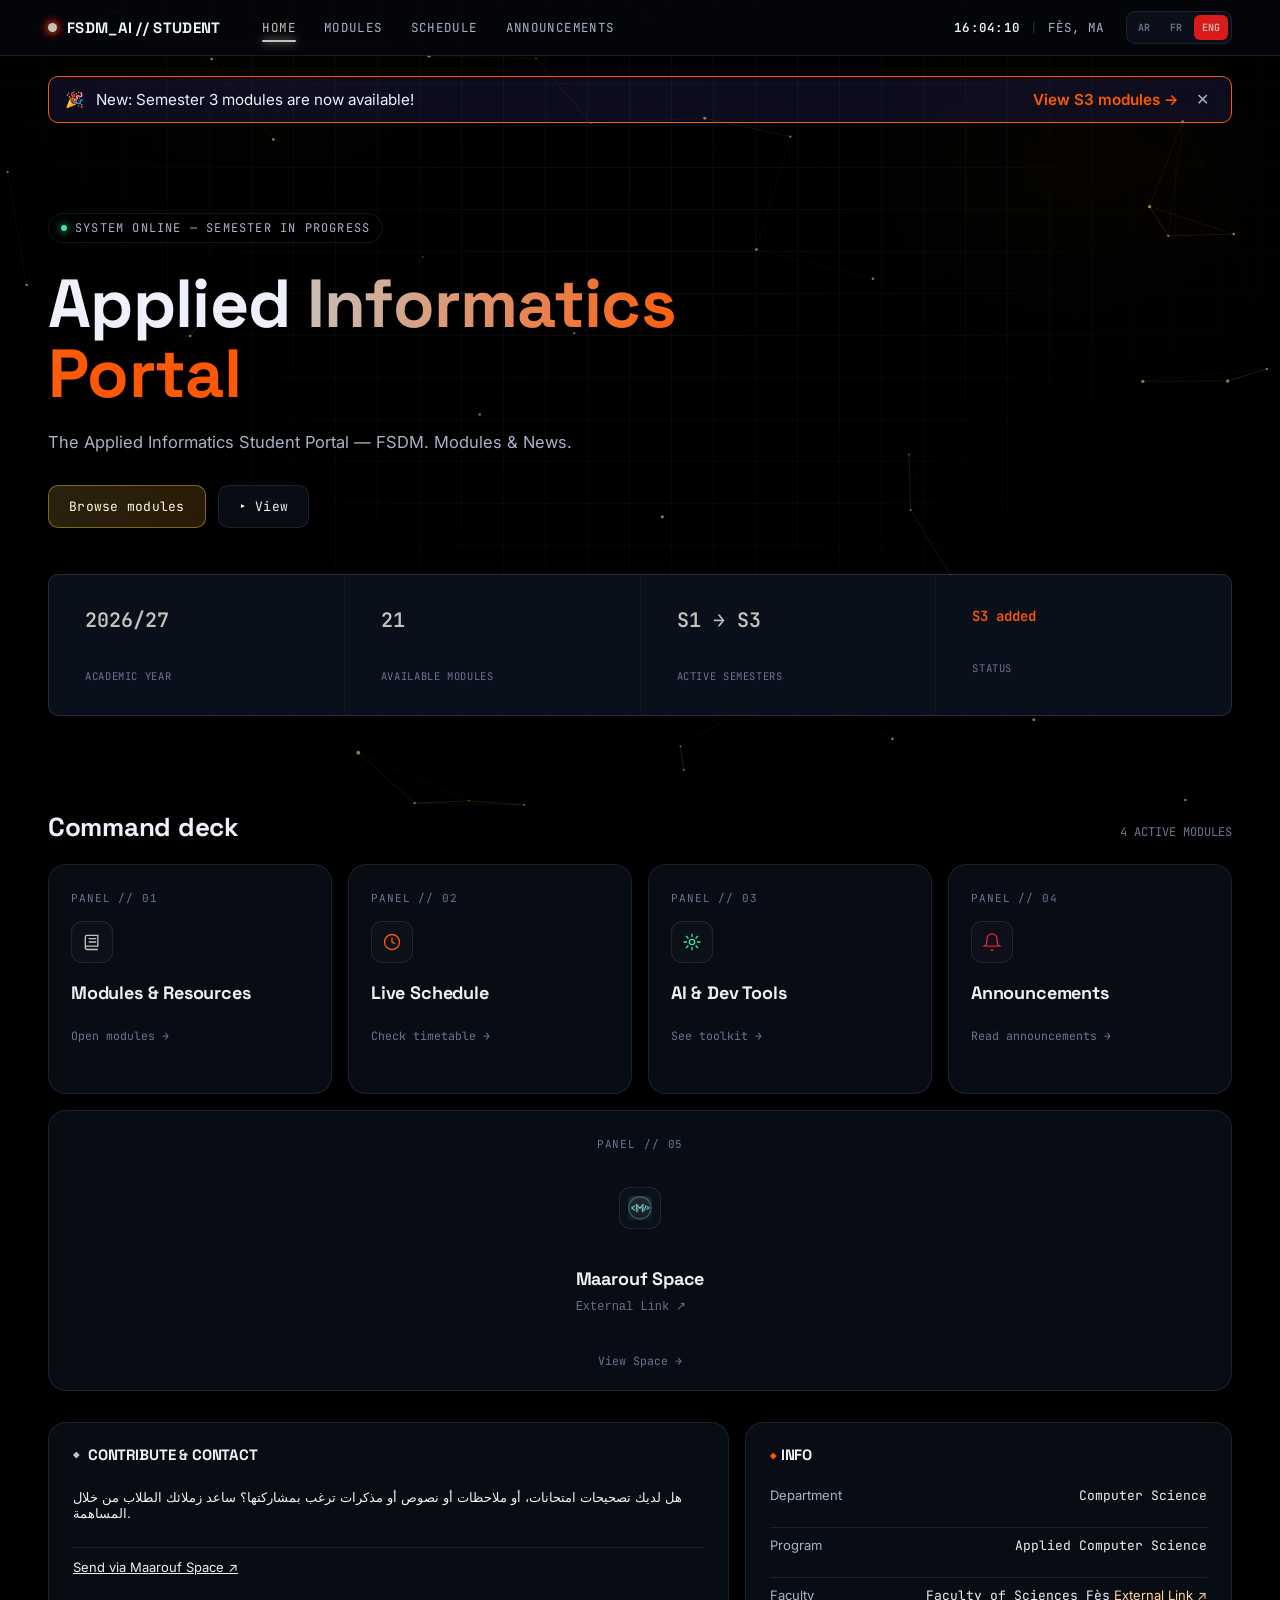
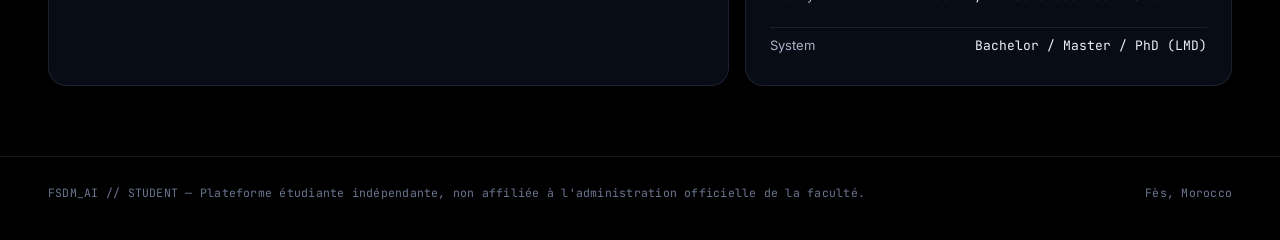
<file: index.html>
<!DOCTYPE html>
<html lang="fr">
<head>
<meta charset="UTF-8">
<meta name="viewport" content="width=device-width, initial-scale=1.0">
  
<title>FSDM IA – Étudiants MIP-IA Fès | Modules, Emploi du temps, Annonces</title>
<meta name="description" content="Portail des étudiants MIP-IA de la Faculté des Sciences Dhar El Mahraz,fsdm ai,ai fsdm, Fès : modules S1 à S3, . موقع طلبة الإعلاميات التطبيقية.">
<link rel="icon" href="data:image/svg+xml,<svg xmlns=%22http://www.w3.org/2000/svg%22 viewBox=%220 0 100 100%22><text y=%22.9em%22 font-size=%2290%22>🧠</text></svg>">
<link rel="preconnect" href="https://fonts.googleapis.com">
<link href="https://fonts.googleapis.com/css2?family=Space+Grotesk:wght@500;600;700&family=Inter:wght@400;500;600&family=JetBrains+Mono:wght@400;500;600&display=swap" rel="stylesheet">
<link rel="stylesheet" href="style.css">
  <meta name="google-site-verification" content="9HnTDW62CysKKe7_u4R4Pp57ZCAF0SHwQyf5k64Fsbw" />
</head>
<body>

<canvas id="neural-canvas" aria-hidden="true"></canvas>

<header class="hud">
  <div class="hud-inner">
    <a href="index.html" class="hud-mark"><span class="dot"></span> FSDM_AI // STUDENT</a>
    <nav class="hud-nav">
      <a href="index.html">HOME</a>
      <a href="modules.html">MODULES</a>
      <a href="schedule.html">SCHEDULE</a>
      <a href="announcements.html">ANNOUNCEMENTS</a>
    </nav>
    <div class="hud-clock"><strong id="hud-clock-time">--:--:--</strong><span class="sep">|</span>FÈS, MA</div>
    <div class="lang-switcher" aria-label="Language"><button data-lang="ar">AR</button><button data-lang="fr">FR</button><button data-lang="en">ENG</button></div>
    <button class="hud-burger" aria-label="Toggle menu">☰</button>
  </div>
</header>

<main class="wrap">

  <!-- S3 notice bar -->
  <div class="notice-bar" id="s3-notice" hidden>
    <span class="notice-icon">🎉</span>
    <span class="notice-text">New: Semester 3 modules are now available!</span>
    <a href="modules.html#s3" class="notice-link">View S3 modules →</a>
    <button type="button" class="notice-close" id="s3-notice-close" aria-label="Close">✕</button>
  </div>

  <!-- Hero Section -->
  <section class="hero">
    <span class="hero-tag"><span class="dot"></span> SYSTEM ONLINE — SEMESTER IN PROGRESS</span>
    <h1 id="hero-main-title">
      موقع <span class="grad">طلبة الإعلاميات</span><br><span class="hero-bottom-line">التطبيقية</span>
    </h1>
    <p class="lede" id="hero-subtitle">Le portail des étudiants d'Informatique Appliquée — FSDM. Modules & Actualités.</p>

    <div class="hero-actions">
      <a href="modules.html" class="btn btn-primary" id="btn-modules">Browse modules</a>
      <a href="announcements.html" class="btn">▸ View </a>
    </div>

    <div class="hero-readout">
      <div>
        <div class="val" id="live-year">2026/2027</div>
        <div class="lab" id="lab-year">Academic year</div>
      </div>
      <div>
        <div class="val">21</div>
        <div class="lab" id="lab-modules">Available modules</div>
      </div>
      <div>
        <div class="val" style="font-size: 20px;">S1 → S3</div>
        <div class="lab" id="lab-semesters">Active semesters</div>
      </div>
      <div>
        <div class="val" style="font-size: 14px; color: var(--synapse);" id="lab-s3-soon">S3 added</div>
        <div class="lab" id="lab-status">Status</div>
      </div>
    </div>
  </section>

  <div class="deck-head">
    <h2>Command deck</h2>
    <span class="idx mono">4 ACTIVE MODULES</span>
  </div>

  <div class="deck">

    <!-- PANEL 01 -->
    <a href="modules.html" class="panel deck-card tilt c-modules">
      <span class="num mono">PANEL // 01</span>
      <span class="icon-slot" aria-hidden="true">
        <svg width="20" height="20" viewBox="0 0 24 24" fill="none" stroke="currentColor" stroke-width="1.6"><path d="M4 19V6a2 2 0 0 1 2-2h13v13H6a2 2 0 0 0-2 2Zm0 0a2 2 0 0 0 2 2h13"/><path d="M8 8h9M8 12h9"/></svg>
      </span>
      <h3>Modules &amp; Resources</h3>
      <span class="go">Open modules →</span>
    </a>

    <!-- PANEL 02 -->
    <a href="schedule.html" class="panel deck-card tilt c-schedule">
      <span class="num mono">PANEL // 02</span>
      <span class="icon-slot" aria-hidden="true">
        <svg width="20" height="20" viewBox="0 0 24 24" fill="none" stroke="currentColor" stroke-width="1.6"><circle cx="12" cy="12" r="9"/><path d="M12 7v5l3.5 2"/></svg>
      </span>
      <h3>Live Schedule</h3>
      <span class="go">Check timetable →</span>
    </a>

    <!-- PANEL 03 -->
    <a href="#" class="panel deck-card tilt c-tools">
      <span class="num mono">PANEL // 03</span>
      <span class="icon-slot" aria-hidden="true">
        <svg width="20" height="20" viewBox="0 0 24 24" fill="none" stroke="currentColor" stroke-width="1.6"><path d="M12 2v4M12 18v4M4.9 4.9l2.8 2.8M16.3 16.3l2.8 2.8M2 12h4M18 12h4M4.9 19.1l2.8-2.8M16.3 7.7l2.8-2.8"/><circle cx="12" cy="12" r="3.2"/></svg>
      </span>
      <h3>AI &amp; Dev Tools</h3>
      <span class="go">See toolkit →</span>
    </a>

    <!-- PANEL 04 -->
    <a href="announcements.html" class="panel deck-card tilt c-announce">
      <span class="num mono">PANEL // 04</span>
      <span class="icon-slot" aria-hidden="true">
        <svg width="20" height="20" viewBox="0 0 24 24" fill="none" stroke="currentColor" stroke-width="1.6"><path d="M18 8a6 6 0 0 0-12 0c0 7-3 9-3 9h18s-3-2-3-9"/><path d="M13.7 21a2 2 0 0 1-3.4 0"/></svg>
      </span>
      <h3>Announcements</h3>
      <span class="go">Read announcements →</span>
    </a>

    <!-- PANEL 05 -->
    <a href="https://www.instagram.com/maarouf.space/" target="_blank" rel="noopener noreferrer" class="panel deck-card tilt wide-panel" style="display: flex; align-items: center; gap: 20px; text-decoration: none; color: inherit;">
      <span class="num mono">PANEL // 05</span>
      <span class="icon-slot" aria-hidden="true" style="display: flex; align-items: center; justify-content: center;">
        <img src="LOGO.png" alt="Maarouf Space Logo" style="max-width: 24px; max-height: 24px; object-fit: contain;">
      </span>
      <div style="flex-grow: 1;">
        <h3 id="p5-title">Maarouf Space</h3>
        <p id="p5-desc" style="opacity: 0.6; font-family: monospace; font-size: 12px; margin: 4px 0 0;">External Link ↗</p>
      </div>
      <span class="go" id="p5-link">View History →</span>
    </a>

  </div>

  <div class="split">
    <!-- 1. قسم المساهمة والتواصل -->
    <div class="panel log-panel">
      <h3><span class="mono" style="color:var(--signal); font-size:11px;">◆</span> <span id="log-title">CONTRIBUTE &amp; CONTACT</span></h3>
      <div class="log-row">
        <span id="contrib-desc">هل لديك تصحيحات امتحانات، أو ملاحظات أو نصوص أو مذكرات ترغب بمشاركتها؟ ساعد زملائك الطلاب من خلال المساهمة.</span>
      </div>
      <div class="log-row" style="margin-top: 15px;">
        <a href="https://instagram.com/maarouf_space" target="_blank" rel="noopener noreferrer" class="contact-btn" id="contrib-btn">
          Send via Maarouf Space ↗
        </a>
      </div>
    </div>

    <!-- 2. قسم المعلومات -->
    <div class="panel info-panel">
      <h3><span class="mono" style="color:var(--synapse); font-size:11px;">◆</span> <span id="dept-title">INFO</span></h3>

      <div class="info-row">
        <span id="lab-dept">Department</span>
        <span id="val-dept">Computer Science</span>
      </div>

      <div class="info-row">
        <span id="lab-filiere">Program</span>
        <span id="val-filiere">Applied Computer Science</span>
      </div>

      <div class="info-row">
        <span id="lab-faculty">Faculty</span>
        <a href="https://www.fsdm.usmba.ac.ma/" target="_blank" rel="noopener noreferrer" class="site-link">
          <span id="val-faculty">Faculty of Sciences Fès</span> ↗
        </a>
      </div>

      <div class="info-row">
        <span id="lab-system">System</span>
        <span id="val-system">Bachelor / Master / PhD (LMD)</span>
      </div>
    </div>
  </div>

</main>

<footer>
  <div class="wrap">
    <span class="fine">FSDM_AI // STUDENT — Plateforme étudiante indépendante, non affiliée à l'administration officielle de la faculté.</span>
    <span class="fine">Fès, Morocco</span>
  </div>
</footer>

<script src="script.js"></script>
<script>
  // S3 notice bar: shown until the student closes it
  (function () {
    const bar = document.getElementById('s3-notice');
    const close = document.getElementById('s3-notice-close');
    if (!bar || !close) return;
    let closed = false;
    try { closed = localStorage.getItem('s3-notice-closed') === '1'; } catch (e) {}
    if (!closed) bar.hidden = false;
    close.addEventListener('click', () => {
      bar.hidden = true;
      try { localStorage.setItem('s3-notice-closed', '1'); } catch (e) {}
    });
  })();
</script>
<script defer src="https://cdn.vercel-insights.com/v1/script.js"></script>
</body>
</html>
</file>
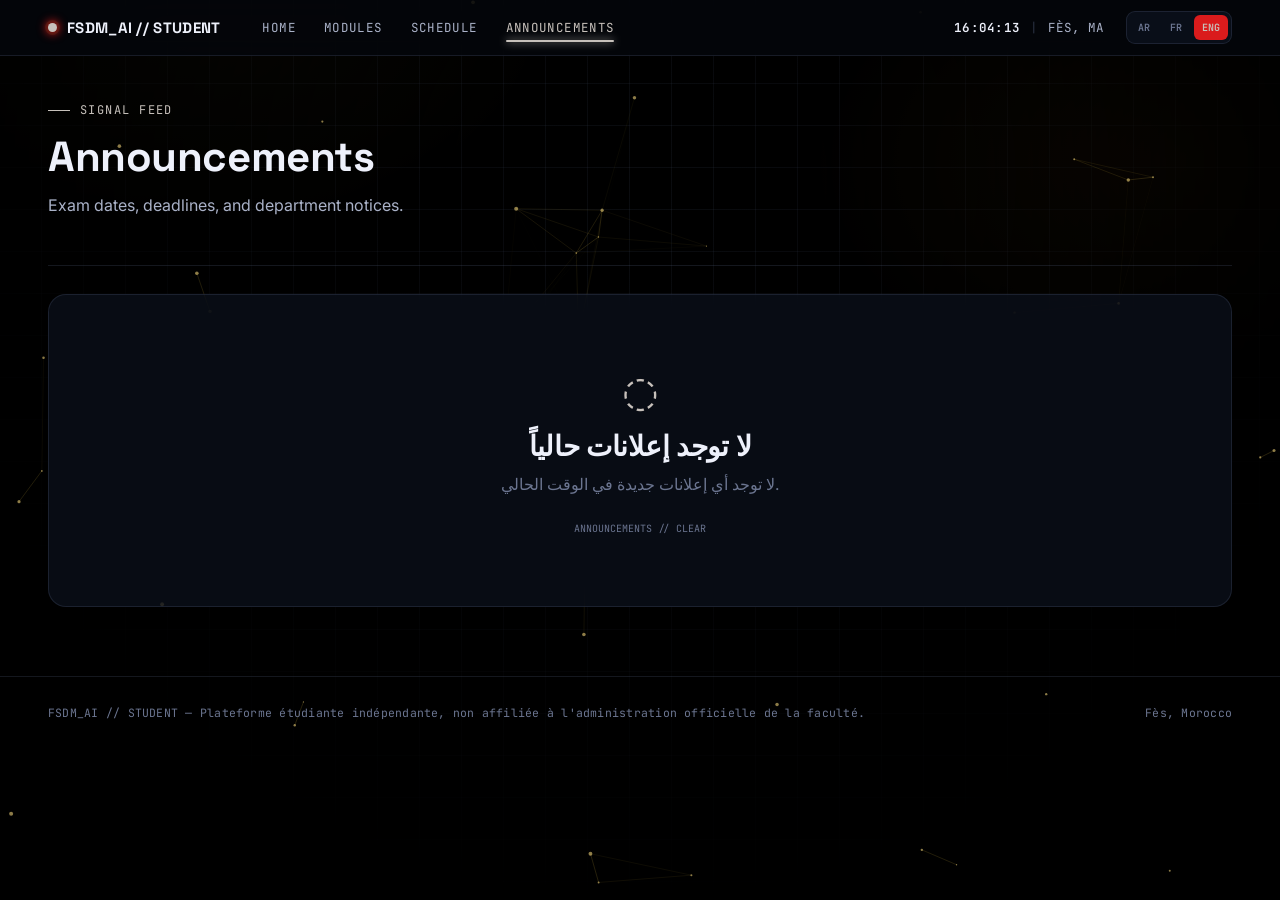
<file: announcements.html>
<!DOCTYPE html>
<html lang="en">
<head>
<meta charset="UTF-8">
<meta name="viewport" content="width=device-width, initial-scale=1.0">
<title>Announcements — FSDM AI Student</title>
<meta name="description" content="Exam dates, deadlines and department notices for the Applied Informatics & AI program at FSDM.">
<link rel="icon" href="data:image/svg+xml,<svg xmlns=%22http://www.w3.org/2000/svg%22 viewBox=%220 0 100 100%22><text y=%22.9em%22 font-size=%2290%22>🧠</text></svg>">
<link rel="preconnect" href="https://fonts.googleapis.com">
<link href="https://fonts.googleapis.com/css2?family=Space+Grotesk:wght@500;600;700&family=Inter:wght@400;500;600&family=JetBrains+Mono:wght@400;500;600&display=swap" rel="stylesheet">
<link rel="stylesheet" href="style.css">
</head>
<body>

<canvas id="neural-canvas" aria-hidden="true"></canvas>

<header class="hud">
  <div class="hud-inner">
    <a href="index.html" class="hud-mark"><span class="dot"></span> FSDM_AI // STUDENT</a>
    <nav class="hud-nav">
      <a href="index.html">HOME</a>
      <a href="modules.html">MODULES</a>
      <a href="schedule.html">SCHEDULE</a>
      <a href="announcements.html" class="active">ANNOUNCEMENTS</a>
    </nav>
    <div class="hud-clock"><strong id="hud-clock-time">--:--:--</strong><span class="sep">|</span>FÈS, MA</div>
    <div class="lang-switcher" aria-label="Language"><button data-lang="ar">AR</button><button data-lang="fr">FR</button><button data-lang="en">ENG</button></div>
    <button class="hud-burger" aria-label="Toggle menu">☰</button>
  </div>
</header>

<main class="wrap">

  <div class="page-head">
    <span class="eyebrow" id="feed-eyebrow">Signal feed</span>
    <h1 id="announcements-title">Announcements</h1>
    <p class="sub" id="announcements-sub">Exam dates, deadlines, and department notices.</p>
  </div>

  <!-- الحاوية الديناميكية التي يتم ملؤها عبر announcements.js -->
  <div id="announcements-container"></div>

</main>

<footer>
  <div class="wrap">
    <span class="fine">FSDM_AI // STUDENT — Plateforme étudiante indépendante, non affiliée à l'administration officielle de la faculté.</span>
    <span class="fine">Fès, Morocco</span>
  </div>
</footer>

<script src="script.js"></script>
<script src="announcements.js"></script>
<script defer src="https://cdn.vercel-insights.com/v1/script.js"></script>
</body>
</html>
</file>
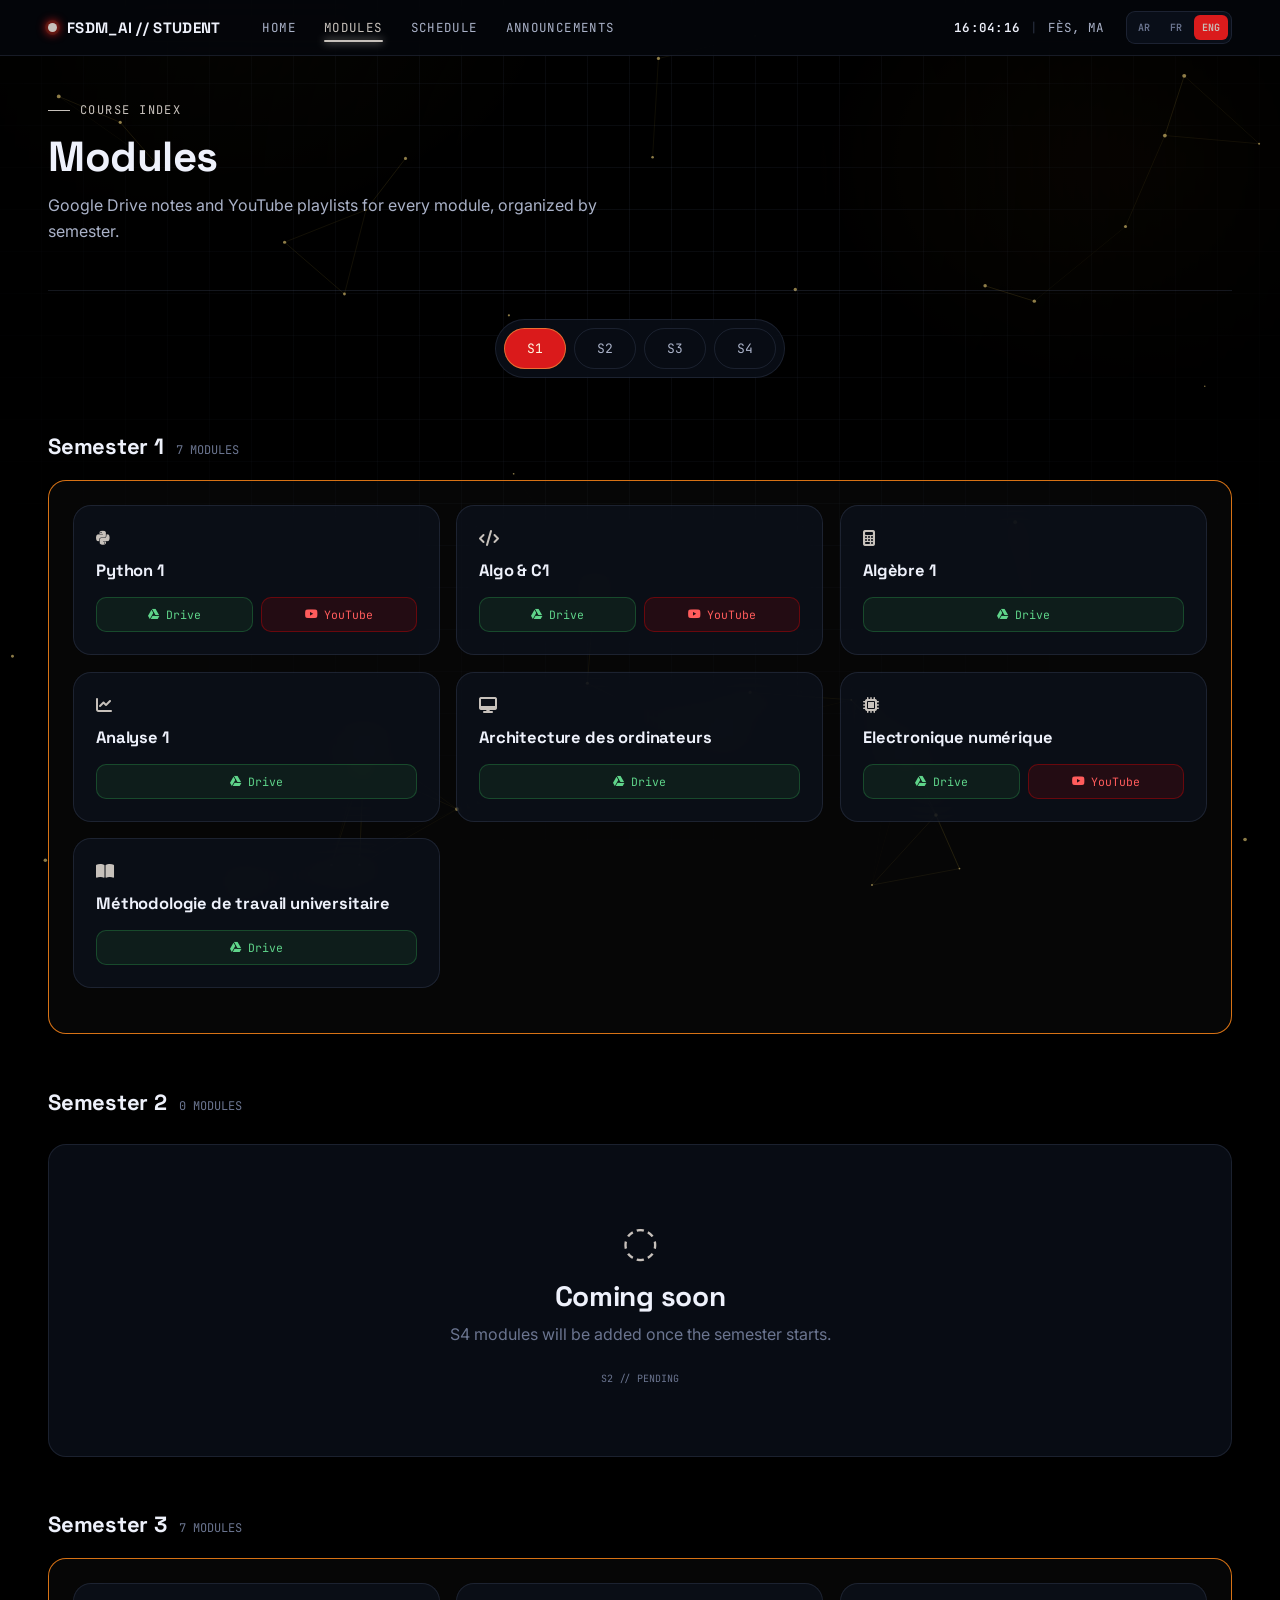
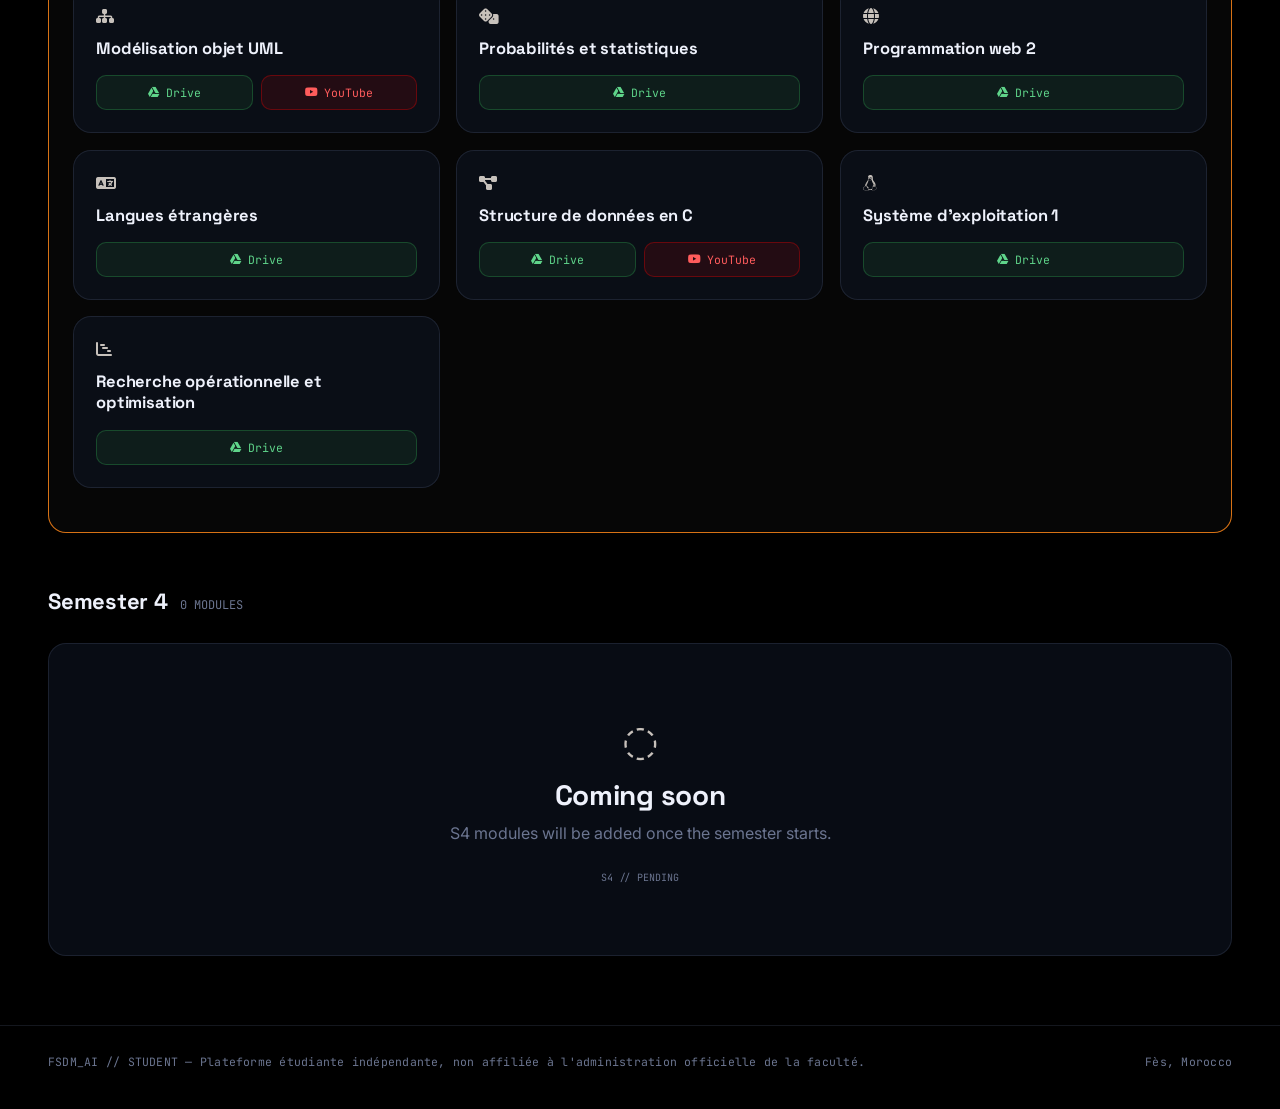
<file: modules.html>
<!DOCTYPE html>
<html lang="en">

<head>
  <meta charset="UTF-8">
  <meta name="viewport" content="width=device-width, initial-scale=1.0">
  <title>Modules — FSDM AI Student</title>
  <meta name="description"
    content="Google Drive notes and YouTube playlists for every module of the Applied Informatics & AI program at FSDM, organized by semester.">
  <link rel="icon"
    href="data:image/svg+xml,<svg xmlns=%22http://www.w3.org/2000/svg%22 viewBox=%220 0 100 100%22><text y=%22.9em%22 font-size=%2290%22>🧠</text></svg>">
  <link rel="preconnect" href="https://fonts.googleapis.com">
  <link
    href="https://fonts.googleapis.com/css2?family=Space+Grotesk:wght@500;600;700&family=Inter:wght@400;500;600&family=JetBrains+Mono:wght@400;500;600&display=swap"
    rel="stylesheet">
  <link rel="stylesheet" href="https://cdnjs.cloudflare.com/ajax/libs/font-awesome/6.4.0/css/all.min.css">
  <link rel="stylesheet" href="style.css">
</head>

<body>


  <canvas id="neural-canvas" aria-hidden="true"></canvas>

  <header class="hud">
    <div class="hud-inner">
      <a href="index.html" class="hud-mark"><span class="dot"></span> FSDM_AI // STUDENT</a>
      <nav class="hud-nav">
        <a href="index.html">HOME</a>
        <a href="modules.html" class="active">MODULES</a>
        <a href="schedule.html">SCHEDULE</a>
        <a href="announcements.html">ANNOUNCEMENTS</a>
      </nav>
      <div class="hud-clock"><strong id="hud-clock-time">--:--:--</strong><span class="sep">|</span>FÈS, MA</div>
      <div class="lang-switcher" aria-label="Language"><button data-lang="ar">AR</button><button
          data-lang="fr">FR</button><button data-lang="en">ENG</button></div>
      <button class="hud-burger" aria-label="Toggle menu">☰</button>
    </div>
  </header>

  <main class="wrap">

    <div class="page-head">
      <span class="eyebrow mono">Course index</span>
      <h1>Modules </h1>
      <p class="sub">Google Drive notes and YouTube playlists for every module, organized by semester.</p>
    </div>

    <nav class="filter-row" aria-label="Jump to semester">
      <a href="#s1" class="filter-btn active">S1</a>
      <a href="#s2" class="filter-btn">S2</a>
      <a href="#s3" class="filter-btn">S3</a>
      <a href="#s4" class="filter-btn">S4</a>
    </nav>




    <!-- SEMESTER 1 -->
    <section id="s1">
      <div class="section-title">
        <h2>Semester 1</h2>
        <span class="idx mono">7 MODULES</span>
      </div>

      <div class="semester-panel">
        <div class="module-grid">

          <div class="panel module-card">
            <span class="icon-slot" aria-hidden="true"><i class="fa-brands fa-python"></i></span>
            <h3>Python 1</h3>
            <div class="module-foot">
              <a href="https://drive.google.com/drive/folders/106yGe9UcJin1P6ap6y0ihrukZhG4LJdk?usp=sharing" target="_blank" rel="noopener noreferrer" class="drive-link"><i
                  class="fa-brands fa-google-drive"></i> Drive</a>
              <a href="https://www.youtube.com/watch?v=YFfWOZkJ8i0&list=PLZpzLuUp9qXwerbFOLoUpLQFBs2sT3SYW&index=1" target="_blank" rel="noopener noreferrer" class="youtube-link"><i
                  class="fa-brands fa-youtube"></i> YouTube</a>
            </div>
          </div>




          <div class="panel module-card">
            <span class="icon-slot" aria-hidden="true"><i class="fa-solid fa-code"></i></span>
            <h3>Algo &amp; C1</h3>
            <div class="module-foot">
              <a href="https://drive.google.com/drive/folders/1-yyKBBl98v9rbvlPeIdzpKnhEEtPeOvx?usp=drive_link" target="_blank" rel="noopener noreferrer" class="drive-link"><i
                  class="fa-brands fa-google-drive"></i> Drive</a>
              <a href="https://www.youtube.com/watch?v=I4U0sQDw5Nw&list=PLZpzLuUp9qXxKSkKT43ppqzb8c2ahO4VS" target="_blank" rel="noopener noreferrer" class="youtube-link"><i
                  class="fa-brands fa-youtube"></i> YouTube</a>
            </div>
          </div>

          <div class="panel module-card">
            <span class="icon-slot" aria-hidden="true"><i class="fa-solid fa-calculator"></i></span>
            <h3>Algèbre 1</h3>
            <div class="module-foot">
              <a href="https://drive.google.com/drive/folders/1-v7Op0DWF56oPHEZ-eRPwN662hb7DRmd?usp=sharing" target="_blank" rel="noopener noreferrer" class="drive-link"><i
                  class="fa-brands fa-google-drive"></i> Drive</a>
              
            </div>
          </div>

          <div class="panel module-card">
            <span class="icon-slot" aria-hidden="true"><i class="fa-solid fa-chart-line"></i></span>
            <h3>Analyse 1</h3>
            <div class="module-foot">
              <a href="https://drive.google.com/drive/folders/1023gDzWG_tRZTa18eM9erRsdh8bMkg8u?usp=sharing" target="_blank" rel="noopener noreferrer" class="drive-link"><i
                  class="fa-brands fa-google-drive"></i> Drive</a>
            </div>
          </div>

          <div class="panel module-card">
            <span class="icon-slot" aria-hidden="true"><i class="fa-solid fa-desktop"></i></span>
            <h3>Architecture des ordinateurs</h3>
            <div class="module-foot">
              <a href="https://drive.google.com/drive/folders/10_rP4ZlDzrSnCZfkDoL3yKdnT5g47ifq?usp=sharing" target="_blank" rel="noopener noreferrer" class="drive-link"><i
                  class="fa-brands fa-google-drive"></i> Drive</a>
             
            </div>
          </div>

          <div class="panel module-card">
            <span class="icon-slot" aria-hidden="true"><i class="fa-solid fa-microchip"></i></span>
            <h3>Electronique numérique</h3>
            <div class="module-foot">
              <a href="https://drive.google.com/drive/folders/1-zqJ1Ueve7x-Nph3IH1KJYbn7-1mgjf0?usp=sharing" target="_blank" rel="noopener noreferrer" class="drive-link"><i
                  class="fa-brands fa-google-drive"></i> Drive</a>
              <a href="https://www.youtube.com/watch?v=n5mmJLR6dBk&list=PLU7IbxWzSiXQotZw50OdTTtMOjG5F-Fxh" target="_blank" rel="noopener noreferrer" class="youtube-link"><i
                  class="fa-brands fa-youtube"></i> YouTube</a>
            </div>
          </div>

          <div class="panel module-card">
            <span class="icon-slot" aria-hidden="true"><i class="fa-solid fa-book-open"></i></span>
            <h3>Méthodologie de travail universitaire</h3>
            <div class="module-foot">
              <a href="https://drive.google.com/drive/folders/100CghBA4WSU_rD6ZeS4BKOB5dM031gBN?usp=sharing" target="_blank" rel="noopener noreferrer" class="drive-link"><i
                  class="fa-brands fa-google-drive"></i> Drive</a>


            </div>
          </div>

        </div>
      </div>
    </section>






    <!-- SEMESTER 2 (not started yet) -->
    <section id="s4">
      <div class="section-title">
        <h2>Semester 2</h2>
        <span class="idx mono">0 MODULES</span>
      </div>
      <div class="panel empty-announcements">
        <div class="empty-icon">◌</div>
        <h2>Coming soon</h2>
        <p>S4 modules will be added once the semester starts.</p>
        <span class="mono">S2 // PENDING</span>
      </div>
    </section>


    

    <!-- SEMESTER 2 -->

    
 <!--    <section id="s2">
      <div class="section-title">
        <h2>Semester 2</h2>
        <span class="idx mono">7 MODULES</span>
      </div>

      <div class="semester-panel">

        <div class="module-grid">

          <div class="panel module-card">
            <span class="icon-slot" aria-hidden="true"><i class="fa-brands fa-python"></i></span>
            <h3>Python 2</h3>
            <div class="module-foot">
              <a href="#" target="_blank" rel="noopener noreferrer" class="drive-link"><i
                  class="fa-brands fa-google-drive"></i> Drive</a>
              <a href="#" target="_blank" rel="noopener noreferrer" class="youtube-link"><i
                  class="fa-brands fa-youtube"></i> YouTube</a>
            </div>
          </div>

          <div class="panel module-card">
            <span class="icon-slot" aria-hidden="true"><i class="fa-solid fa-code"></i></span>
            <h3>Algo2 &amp; C2</h3>
            <div class="module-foot">
              <a href="#" target="_blank" rel="noopener noreferrer" class="drive-link"><i
                  class="fa-brands fa-google-drive"></i> Drive</a>
              <a href="#" target="_blank" rel="noopener noreferrer" class="youtube-link"><i
                  class="fa-brands fa-youtube"></i> YouTube</a>
            </div>
          </div>

          <div class="panel module-card">
            <span class="icon-slot" aria-hidden="true"><i class="fa-solid fa-globe"></i></span>
            <h3>Programmation web 1</h3>
            <div class="module-foot">
              <a href="#" target="_blank" rel="noopener noreferrer" class="drive-link"><i
                  class="fa-brands fa-google-drive"></i> Drive</a>
              <a href="#" target="_blank" rel="noopener noreferrer" class="youtube-link"><i
                  class="fa-brands fa-youtube"></i> YouTube</a>
            </div>
          </div>

          <div class="panel module-card">
            <span class="icon-slot" aria-hidden="true"><i class="fa-solid fa-wave-square"></i></span>
            <h3>Traitement du signal</h3>
            <div class="module-foot">
              <a href="#" target="_blank" rel="noopener noreferrer" class="drive-link"><i
                  class="fa-brands fa-google-drive"></i> Drive</a>
              <a href="#" target="_blank" rel="noopener noreferrer" class="youtube-link"><i
                  class="fa-brands fa-youtube"></i> YouTube</a>
            </div>
          </div>

          <div class="panel module-card">
            <span class="icon-slot" aria-hidden="true"><i class="fa-solid fa-calculator"></i></span>
            <h3>Algèbre 2</h3>
            <div class="module-foot">
              <a href="#" target="_blank" rel="noopener noreferrer" class="drive-link"><i
                  class="fa-brands fa-google-drive"></i> Drive</a>
              <a href="#" target="_blank" rel="noopener noreferrer" class="youtube-link"><i
                  class="fa-brands fa-youtube"></i> YouTube</a>
            </div>
          </div>

          <div class="panel module-card">
            <span class="icon-slot" aria-hidden="true"><i class="fa-solid fa-chart-line"></i></span>
            <h3>Analyse 2</h3>
            <div class="module-foot">
              <a href="#" target="_blank" rel="noopener noreferrer" class="drive-link"><i
                  class="fa-brands fa-google-drive"></i> Drive</a>
              <a href="#" target="_blank" rel="noopener noreferrer" class="youtube-link"><i
                  class="fa-brands fa-youtube"></i> YouTube</a>
            </div>
          </div>

          <div class="panel module-card">
            <span class="icon-slot" aria-hidden="true"><i class="fa-solid fa-laptop-code"></i></span>
            <h3>Culture digitale</h3>
            <div class="module-foot">
              <a href="#" target="_blank" rel="noopener noreferrer" class="drive-link"><i
                  class="fa-brands fa-google-drive"></i> Drive</a>
              <a href="#" target="_blank" rel="noopener noreferrer" class="youtube-link"><i
                  class="fa-brands fa-youtube"></i> YouTube</a>
            </div>
          </div>

        </div>
      </div>
   </section>

  -->
  















    <!-- SEMESTER 3 -->
    <section id="s3">
      <div class="section-title">
        <h2>Semester 3</h2>
        <span class="idx mono">7 MODULES</span>
      </div>

      <div class="semester-panel">
        <div class="module-grid">

          <div class="panel module-card">
            <span class="icon-slot" aria-hidden="true"><i class="fa-solid fa-sitemap"></i></span>
            <h3>Modélisation objet UML</h3>
            <div class="module-foot">
              <a href="https://drive.google.com/drive/folders/1XXskwaYkIC5Q3qEr0lzvNI2ryV9bB455?usp=drive_link" target="_blank" rel="noopener noreferrer" class="drive-link"><i class="fa-brands fa-google-drive"></i> Drive</a>
              <a href="https://www.youtube.com/watch?v=A5fp0UH5EME" target="_blank" rel="noopener noreferrer" class="youtube-link"><i class="fa-brands fa-youtube"></i> YouTube</a>
            </div>
          </div>

          <div class="panel module-card">
            <span class="icon-slot" aria-hidden="true"><i class="fa-solid fa-dice"></i></span>
            <h3>Probabilités et statistiques</h3>
            <div class="module-foot">
              <a href="https://drive.google.com/drive/folders/1TY1l7IvkcDvINSWTsHbSBBt5ClKOBG5B?usp=drive_link" target="_blank" rel="noopener noreferrer" class="drive-link"><i class="fa-brands fa-google-drive"></i> Drive</a>
            </div>
          </div>

          <div class="panel module-card">
            <span class="icon-slot" aria-hidden="true"><i class="fa-solid fa-globe"></i></span>
            <h3>Programmation web 2</h3>
            <div class="module-foot">
              <a href="https://drive.google.com/drive/folders/1JGW9S6G1WXZ3INyQWVMBfnDmwddA2ChI?usp=drive_link" target="_blank" rel="noopener noreferrer" class="drive-link"><i class="fa-brands fa-google-drive"></i> Drive</a>
            </div>
          </div>

          <div class="panel module-card">
            <span class="icon-slot" aria-hidden="true"><i class="fa-solid fa-language"></i></span>
            <h3>Langues étrangères</h3>
            <div class="module-foot">
              <a href="https://drive.google.com/drive/folders/1hCDj0gfMX8QrcESKJ1KGCv0VmG6q_7FL?usp=drive_link" target="_blank" rel="noopener noreferrer" class="drive-link"><i class="fa-brands fa-google-drive"></i> Drive</a>
            </div>
          </div>

          <div class="panel module-card">
            <span class="icon-slot" aria-hidden="true"><i class="fa-solid fa-diagram-project"></i></span>
            <h3>Structure de données en C</h3>
            <div class="module-foot">
              <a href="https://drive.google.com/drive/folders/1Ns074d_615g-FkIkU07l408pmNC-xHOh?usp=drive_link" target="_blank" rel="noopener noreferrer" class="drive-link"><i class="fa-brands fa-google-drive"></i> Drive</a>
              <a href="https://www.youtube.com/watch?v=i1pbAozGl0U&list=PLZpzLuUp9qXyWylaS9C8Z4uIKWZxQc3Cq" target="_blank" rel="noopener noreferrer" class="youtube-link"><i class="fa-brands fa-youtube"></i> YouTube</a>
            </div>
          </div>

          <div class="panel module-card">
            <span class="icon-slot" aria-hidden="true"><i class="fa-brands fa-linux"></i></span>
            <h3>Système d'exploitation 1</h3>
            <div class="module-foot">
              <a href="https://drive.google.com/drive/folders/1uJ92JBUqpClt9uYZqqor2rhF3jVL2cPf?usp=drive_link" target="_blank" rel="noopener noreferrer" class="drive-link"><i class="fa-brands fa-google-drive"></i> Drive</a>
            </div>
          </div>

          <div class="panel module-card">
            <span class="icon-slot" aria-hidden="true"><i class="fa-solid fa-chart-gantt"></i></span>
            <h3>Recherche opérationnelle et optimisation</h3>
            <div class="module-foot">
              <a href="https://drive.google.com/drive/folders/10go2JK_25_mldVZ4rVEwxeul4tlB3U6m?usp=drive_link" target="_blank" rel="noopener noreferrer" class="drive-link"><i class="fa-brands fa-google-drive"></i> Drive</a>
            </div>
          </div>

        </div>
      </div>
    </section>








    
    <!-- SEMESTER 4 (not started yet) -->
    <section id="s4">
      <div class="section-title">
        <h2>Semester 4</h2>
        <span class="idx mono">0 MODULES</span>
      </div>
      <div class="panel empty-announcements">
        <div class="empty-icon">◌</div>
        <h2>Coming soon</h2>
        <p>S4 modules will be added once the semester starts.</p>
        <span class="mono">S4 // PENDING</span>
      </div>
    </section>




    
  </main>

  <footer>
    <div class="wrap">
      <span class="fine">FSDM_AI // STUDENT — Plateforme étudiante indépendante, non affiliée à l'administration
        officielle de la faculté.</span>
      <span class="fine">Fès, Morocco</span>
    </div>
  </footer>

  <script src="script.js"></script>
  <script>
    // إبراز الزر النشط في شريط التنقل بين السداسيات أثناء التمرير أو الضغط
    (function () {
      const tabs = Array.from(document.querySelectorAll('.filter-row .filter-btn'));
      const sections = tabs
        .map(t => document.getElementById(t.getAttribute('href').slice(1)))
        .filter(Boolean);

      function setActive(id) {
        tabs.forEach(t => t.classList.toggle('active', t.getAttribute('href') === `#${id}`));
      }

      tabs.forEach(tab => {
        tab.addEventListener('click', () => setActive(tab.getAttribute('href').slice(1)));
      });

      window.addEventListener('scroll', () => {
        let current = sections[0]?.id;
        sections.forEach(section => {
          if (window.scrollY >= section.offsetTop - 130) current = section.id;
        });
        if (current) setActive(current);
      });
    })();
  </script>
  <script defer src="https://cdn.vercel-insights.com/v1/script.js"></script>
</body>

</html>
</file>
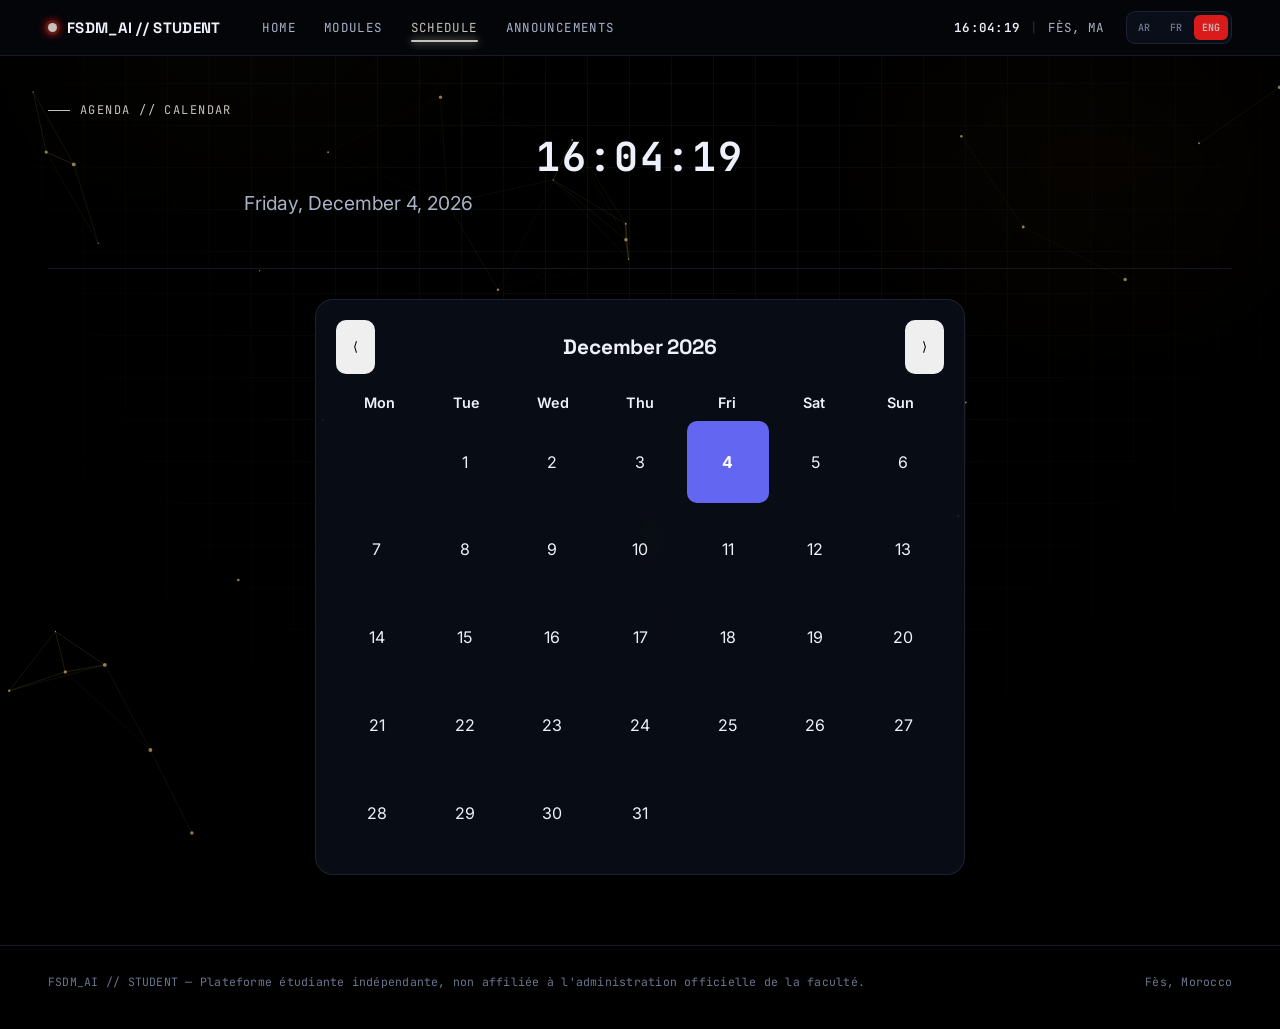
<file: schedule.html>
<!DOCTYPE html>
<html lang="en">
<head>
<meta charset="UTF-8">
<meta name="viewport" content="width=device-width, initial-scale=1.0">
<title>Schedule — FSDM AI Student</title>
<meta name="description" content="Live calendar and daily schedule for the Applied Informatics & AI program at FSDM.">
<link rel="icon" href="data:image/svg+xml,<svg xmlns=%22http://www.w3.org/2000/svg%22 viewBox=%220 0 100 100%22><text y=%22.9em%22 font-size=%2290%22>🧠</text></svg>">
<link rel="preconnect" href="https://fonts.googleapis.com">
<link href="https://fonts.googleapis.com/css2?family=Space+Grotesk:wght@500;600;700&family=Inter:wght@400;500;600&family=JetBrains+Mono:wght@400;500;600&display=swap" rel="stylesheet">
<link rel="stylesheet" href="style.css">
</head>
<body>

<canvas id="neural-canvas" aria-hidden="true"></canvas>

<header class="hud">
  <div class="hud-inner">
    <a href="index.html" class="hud-mark"><span class="dot"></span> FSDM_AI // STUDENT</a>
    <nav class="hud-nav">
      <a href="index.html" data-i18n="nav_home">HOME</a>
      <a href="modules.html" data-i18n="nav_modules">MODULES</a>
      <a href="schedule.html" data-i18n="nav_schedule">SCHEDULE</a>
      <a href="announcements.html" data-i18n="nav_announcements">ANNOUNCEMENTS</a>
    </nav>
    <div class="hud-clock"><strong id="hud-clock-time">--:--:--</strong><span class="sep">|</span><span data-i18n="city">FÈS, MA</span></div>
    <div class="lang-switcher" aria-label="Language">
      <button data-lang="ar">AR</button>
      <button data-lang="fr">FR</button>
      <button data-lang="en">ENG</button>
    </div>
    <button class="hud-burger" aria-label="Toggle menu">☰</button>
  </div>
</header>

<main class="wrap">

  <div class="page-head" style="text-align: center;">
    <span class="eyebrow mono" data-i18n="eyebrow">AGENDA // CALENDAR</span>
    <div class="mono" id="hud-clock-time-main" style="font-size: 2.5rem; font-weight: 700; letter-spacing: 2px; margin-top: 10px;">--:--:--</div>
    <p class="sub" id="live-date-sub" style="font-size: 1.2rem; margin-top: 5px;"></p>
  </div>

  <!-- التقويم (Calendar) مستخدم نفس الـ Classes والـ style.css الأصلي -->
  <div class="timetable-wrap" style="max-width: 650px; margin: 30px auto; padding: 20px;">
    <div style="display: flex; justify-content: space-between; align-items: center; margin-bottom: 20px;">
      <button type="button" id="prev-month" class="slot" style="cursor: pointer; padding: 8px 16px;">⟨</button>
      <h2 id="month-year-display" style="font-family: 'Space Grotesk', sans-serif; font-size: 1.3rem; margin: 0;"></h2>
      <button type="button" id="next-month" class="slot" style="cursor: pointer; padding: 8px 16px;">⟩</button>
    </div>
    
    <div id="cal-weekdays" style="display: grid; grid-template-columns: repeat(7, 1fr); text-align: center; font-weight: 600; margin-bottom: 10px; font-size: 0.9rem; color: var(--text-muted);">
      <!-- Days header generated via JS -->
    </div>

    <div id="calendar-days" style="display: grid; grid-template-columns: repeat(7, 1fr); gap: 6px;">
      <!-- Days generated via JS -->
    </div>
  </div>

</main>

<footer>
  <div class="wrap">
    <span class="fine">FSDM_AI // STUDENT — Plateforme étudiante indépendante, non affiliée à l'administration officielle de la faculté.</span>
    <span class="fine">Fès, Morocco</span>
  </div>
</footer>


<script src="script.js"></script>
<script>
  // نظام الترجمة والتحكم في اللغات (AR / FR / ENG)
  const translations = {
    en: {
      nav_home: "HOME", nav_modules: "MODULES", nav_schedule: "SCHEDULE", nav_announcements: "ANNOUNCEMENTS",
      city: "FÈS, MA", footer_rights: "FSDM_AI // STUDENT — an independent student-built dashboard, not an official university system.",
      footer_city: "Fès, Morocco", eyebrow: "AGENDA // CALENDAR",
      weekdays: ["Mon", "Tue", "Wed", "Thu", "Fri", "Sat", "Sun"],
      months: ["January", "February", "March", "April", "May", "June", "July", "August", "September", "October", "November", "December"]
    },
    fr: {
      nav_home: "ACCUEIL", nav_modules: "MODULES", nav_schedule: "EMPLOI", nav_announcements: "ANNONCES",
      city: "FÈS, MA", footer_rights: "FSDM_AI // STUDENT — tableau de bord indépendant créé par des étudiants.",
      footer_city: "Fès, Maroc", eyebrow: "AGENDA // CALENDRIER",
      weekdays: ["Lun", "Mar", "Mer", "Jeu", "Ven", "Sam", "Dim"],
      months: ["Janvier", "Février", "Mars", "Avril", "Mai", "Juin", "Juillet", "Août", "Septembre", "Octobre", "Novembre", "Décembre"]
    },
    ar: {
      nav_home: "الرئيسية", nav_modules: "الوحدات", nav_schedule: "الجدول", nav_announcements: "الإعلانات",
      city: "فاس، المغرب", footer_rights: "FSDM_AI // STUDENT — منصة طلابية مستقلة وليست نظاماً رسمياً للكلية.",
      footer_city: "فاس، المغرب", eyebrow: "اليومية // التقويم",
      weekdays: ["الإثنين", "الثلاثاء", "الأربعاء", "الخميس", "الجمعة", "السبت", "الأحد"],
      months: ["يناير", "فبراير", "مارس", "أبريل", "ماي", "يونيو", "يوليوز", "غشت", "شتنبر", "أكتوبر", "نونبر", "دجنبر"]
    }
  };

  let currentLang = localStorage.getItem('fsdm_lang') || 'en';
  let today = new Date();
  let currentMonth = today.getMonth();
  let currentYear = today.getFullYear();

  function setLanguage(lang) {
    currentLang = lang;
    localStorage.setItem('fsdm_lang', lang);
    
    document.documentElement.lang = lang === 'ar' ? 'ar' : (lang === 'fr' ? 'fr' : 'en');
    document.documentElement.dir = lang === 'ar' ? 'rtl' : 'ltr';

    document.querySelectorAll('[data-i18n]').forEach(el => {
      const key = el.getAttribute('data-i18n');
      if (translations[lang][key]) {
        el.textContent = translations[lang][key];
      }
    });

    renderCalendar(currentMonth, currentYear);
    updateClockAndDate();
  }

  document.querySelectorAll('.lang-switcher button').forEach(btn => {
    btn.addEventListener('click', () => {
      setLanguage(btn.getAttribute('data-lang'));
    });
  });

  function updateClockAndDate() {
    const now = new Date();
    const timeString = now.toLocaleTimeString(currentLang === 'ar' ? 'ar-MA' : 'en-US', { hour12: false });
    
    document.querySelectorAll('#hud-clock-time, #hud-clock-time-main').forEach(el => {
      if (el) el.textContent = timeString;
    });
    
    const options = { weekday: 'long', year: 'numeric', month: 'long', day: 'numeric' };
    const localeMap = { ar: 'ar-MA', fr: 'fr-FR', en: 'en-US' };
    const dateString = now.toLocaleDateString(localeMap[currentLang], options);
    
    const dateSub = document.getElementById('live-date-sub');
    if (dateSub) dateSub.textContent = dateString;
  }
  
  setInterval(updateClockAndDate, 1000);

  function renderCalendar(month, year) {
    const daysContainer = document.getElementById('calendar-days');
    const weekdaysContainer = document.getElementById('cal-weekdays');
    const monthYearDisplay = document.getElementById('month-year-display');
    
    daysContainer.innerHTML = '';
    weekdaysContainer.innerHTML = '';

    translations[currentLang].weekdays.forEach(dayName => {
      const span = document.createElement('span');
      span.textContent = dayName;
      weekdaysContainer.appendChild(span);
    });

    monthYearDisplay.textContent = `${translations[currentLang].months[month]} ${year}`;

    let firstDayIndex = (new Date(year, month, 1).getDay() + 6) % 7;
    let totalDays = new Date(year, month + 1, 0).getDate();

    for (let i = 0; i < firstDayIndex; i++) {
      let emptyDiv = document.createElement('div');
      emptyDiv.className = 'slot';
      emptyDiv.style.background = 'transparent';
      emptyDiv.style.border = 'none';
      daysContainer.appendChild(emptyDiv);
    }

    for (let day = 1; day <= totalDays; day++) {
      let dayDiv = document.createElement('div');
      dayDiv.className = 'slot';
      dayDiv.style.aspectRatio = '1';
      dayDiv.style.display = 'flex';
      dayDiv.style.alignItems = 'center';
      dayDiv.style.justifyContent = 'center';
      dayDiv.style.cursor = 'pointer';
      dayDiv.textContent = day;

      if (day === today.getDate() && month === today.getMonth() && year === today.getFullYear()) {
        dayDiv.style.background = 'var(--accent, #6366f1)';
        dayDiv.style.color = '#fff';
        dayDiv.style.fontWeight = 'bold';
      }

      daysContainer.appendChild(dayDiv);
    }
  }

  document.getElementById('prev-month').addEventListener('click', () => {
    currentMonth--;
    if (currentMonth < 0) { currentMonth = 11; currentYear--; }
    renderCalendar(currentMonth, currentYear);
  });

  document.getElementById('next-month').addEventListener('click', () => {
    currentMonth++;
    if (currentMonth > 11) { currentMonth = 0; currentYear++; }
    renderCalendar(currentMonth, currentYear);
  });

  setLanguage(currentLang);
</script>
<script defer src="https://cdn.vercel-insights.com/v1/script.js"></script>
</body>
</html>
</file>
<file: style.css>
/* ==========================================================================
   FSDM AI STUDENT — design tokens
   Subject: Applied Informatics & AI students, FSDM Fès.
   Signature: ambient neural-net canvas + HUD-style status bar,
   glass "panels" framed like instrument readouts, mono data labels.
   ========================================================================== */

:root {
  /* --- color --- */
  --bg-0: #05070d;              /* deep space navy-black */
  --bg-1: #0a0f1c;              /* panel base */
  --bg-2: #0f1526;              /* raised panel */
  --line: rgba(140, 160, 210, 0.14);
  --line-strong: rgba(140, 160, 210, 0.28);

  --glass: rgba(16, 22, 38, 0.55);
  --glass-hi: rgba(28, 36, 58, 0.55);

  --ink-0: #eef1fb;             /* primary text */
  --ink-1: #aab2c8;             /* secondary text */
  --ink-2: #6b7590;             /* muted / captions */

  --signal: #c7c1bb;            /* warm gold — "signal" accent (was cyan) */
  --signal-dim: rgba(252, 29, 29, 0.864);
  --synapse: #fe5805;           /* warm amber — "synapse" accent (was violet) */
  --synapse-dim: rgba(20, 241, 234, 0.971);
  --pulse: #ed1a3d;             /* warm red-rose — alerts / announcements, used sparingly */
  --pulse-dim: rgba(255, 77, 106, 0.16);
  --ok: #3ce6a3;

  /* --- type --- */
  --f-display: "Space Grotesk", "Segoe UI", sans-serif;
  --f-body: "Inter", "Segoe UI", sans-serif;
  --f-mono: "JetBrains Mono", "Consolas", monospace;

  /* --- layout --- */
  --edge: 1px solid var(--line);
  --radius: 18px;
  --radius-sm: 10px;
  --maxw: 1240px;
  --hud-h: 56px;
}

* { box-sizing: border-box; }
html { scroll-behavior: smooth; }

body {
  margin: 0;
  background: #000000;
  color: var(--ink-0);
  font-family: var(--f-body);
  min-height: 100vh;
  position: relative;
  overflow-x: hidden;
  -webkit-font-smoothing: antialiased;
}

/* faint fixed grid + radial glow behind everything */
body::before {
  content: "";
  position: fixed;
  inset: 0;
  z-index: 0;
  pointer-events: none;
  background:
    radial-gradient(680px 420px at 12% 0%, rgba(255, 213, 79, 0.10), transparent 60%),
    radial-gradient(620px 420px at 92% 18%, rgba(255, 167, 38, 0.14), transparent 60%),
    linear-gradient(var(--line) 1px, transparent 1px),
    linear-gradient(90deg, var(--line) 1px, transparent 1px);
  background-size: auto, auto, 42px 42px, 42px 42px;
  background-position: 0 0, 0 0, -1px -1px, -1px -1px;
  opacity: 0.55;
  -webkit-mask-image: radial-gradient(circle at 50% 20%, black, transparent 78%);
  mask-image: radial-gradient(circle at 50% 20%, black, transparent 78%);
}

#neural-canvas {
  position: fixed;
  inset: 0;
  z-index: 0;
  pointer-events: none;
  width: 100%;
  height: 100%;
}

a { color: inherit; }
h1, h2, h3, h4 { font-family: var(--f-display); margin: 0; letter-spacing: -0.01em; }
p { line-height: 1.6; color: var(--ink-1); margin: 0 0 1em; }
.mono { font-family: var(--f-mono); }

.wrap {
  position: relative;
  z-index: 2;
  max-width: var(--maxw);
  margin: 0 auto;
  padding: 0 28px;
}

/* ==========================================================================
   HUD status bar — persistent across every page
   ========================================================================== */

.hud {
  position: sticky;
  top: 0;
  z-index: 50;
  height: var(--hud-h);
  display: flex;
  align-items: center;
  backdrop-filter: blur(14px) saturate(140%);
  background: rgba(5, 7, 13, 0.72);
  border-bottom: var(--edge);
}

.hud-inner {
  max-width: var(--maxw);
  margin: 0 auto;
  width: 100%;
  padding: 0 28px;
  display: flex;
  align-items: center;
  gap: 22px;
}

.hud-mark {
  display: flex;
  align-items: center;
  gap: 10px;
  font-family: var(--f-display);
  font-weight: 700;
  font-size: 15px;
  letter-spacing: 0.02em;
  text-decoration: none;
  white-space: nowrap;
}

.hud-mark .dot {
  width: 9px; height: 9px; border-radius: 50%;
  background: var(--signal);
  box-shadow: 0 0 10px 2px var(--signal-dim), 0 0 0 3px rgba(255,213,79,0.08);
  animation: blink 2.4s ease-in-out infinite;
}
@keyframes blink { 0%,100% { opacity: 1; } 50% { opacity: 0.35; } }

.hud-nav {
  display: flex;
  gap: 4px;
  margin-left: 8px;
  flex: 1;
}

.hud-nav a {
  position: relative;
  font-family: var(--f-mono);
  font-size: 12.5px;
  letter-spacing: 0.03em;
  text-decoration: none;
  color: var(--ink-1);
  padding: 8px 12px;
  border-radius: 8px;
  transition: color 0.2s, background 0.2s;
}
.hud-nav a:hover { color: var(--ink-0); background: rgba(255,255,255,0.04); }
.hud-nav a.active { color: var(--signal); }
.hud-nav a.active::after {
  content: "";
  position: absolute; left: 12px; right: 12px; bottom: 2px; height: 2px;
  background: var(--signal);
  box-shadow: 0 0 8px var(--signal);
  border-radius: 2px;
}

.hud-clock {
  font-family: var(--f-mono);
  font-size: 12.5px;
  color: var(--ink-1);
  display: flex;
  align-items: center;
  gap: 10px;
  white-space: nowrap;
}
.hud-clock strong { color: var(--ink-0); font-weight: 600; letter-spacing: 0.02em; }
.hud-clock .sep { color: var(--line-strong); }

.hud-burger {
  display: none;
  background: none;
  border: var(--edge);
  border-radius: 8px;
  width: 36px; height: 32px;
  color: var(--ink-0);
  align-items: center;
  justify-content: center;
  cursor: pointer;
}

/* ==========================================================================
   Buttons / chips
   ========================================================================== */

.btn {
  display: inline-flex;
  align-items: center;
  gap: 8px;
  font-family: var(--f-mono);
  font-size: 13px;
  letter-spacing: 0.02em;
  padding: 12px 20px;
  border-radius: 10px;
  text-decoration: none;
  cursor: pointer;
  border: var(--edge);
  background: var(--glass);
  color: var(--ink-0);
  transition: border-color 0.2s, transform 0.15s, background 0.2s;
}
.btn:hover { border-color: var(--line-strong); transform: translateY(-1px); }
.btn-primary {
  background: linear-gradient(135deg, rgba(255,213,79,0.16), rgba(255,167,38,0.16));
  border-color: rgba(255,213,79,0.4);
  color: #fff8e1;
}
.btn-primary:hover { border-color: var(--signal); box-shadow: 0 0 24px -6px var(--signal-dim); }

.chip {
  font-family: var(--f-mono);
  font-size: 11px;
  letter-spacing: 0.04em;
  padding: 4px 10px;
  border-radius: 999px;
  border: var(--edge);
  color: var(--ink-1);
  background: rgba(255,255,255,0.02);
  white-space: nowrap;
}
.chip.on { color: var(--signal); border-color: rgba(255,213,79,0.35); background: var(--signal-dim); }
.chip.warn { color: var(--pulse); border-color: rgba(255,77,106,0.35); background: var(--pulse-dim); }
.chip.violet { color: var(--synapse); border-color: rgba(255,167,38,0.35); background: var(--synapse-dim); }

/* ==========================================================================
   Glass panel — base card unit, tilt + cursor-glow via JS
   ========================================================================== */

.panel {
  position: relative;
  border-radius: var(--radius);
  border: var(--edge);
  background: var(--glass);
  backdrop-filter: blur(16px) saturate(140%);
  overflow: hidden;
  transform-style: preserve-3d;
  will-change: transform;
}
.panel::before {
  /* cursor-follow glow, position set inline via JS custom props */
  content: "";
  position: absolute;
  inset: -1px;
  background: radial-gradient(220px circle at var(--mx, 50%) var(--my, 50%), rgba(255,213,79,0.14), transparent 60%);
  opacity: 0;
  transition: opacity 0.25s;
  pointer-events: none;
}
.panel:hover::before { opacity: 1; }
.panel > * { position: relative; z-index: 1; }

/* ==========================================================================
   Page header (non-hero pages)
   ========================================================================== */

.page-head {
  padding: 46px 0 30px;
  border-bottom: var(--edge);
}
.page-head .eyebrow {
  font-family: var(--f-mono);
  font-size: 12px;
  letter-spacing: 0.12em;
  color: var(--signal);
  text-transform: uppercase;
  display: flex;
  align-items: center;
  gap: 10px;
  margin-bottom: 12px;
}
.page-head .eyebrow::before {
  content: "";
  width: 22px; height: 1px; background: var(--signal);
}
.page-head h1 { font-size: clamp(28px, 4vw, 42px); }
.page-head .sub { max-width: 620px; margin-top: 10px; }

footer {
  position: relative; z-index: 2;
  border-top: var(--edge);
  margin-top: 70px;
  padding: 28px 0 40px;
}
footer .wrap {
  display: flex;
  justify-content: space-between;
  align-items: center;
  flex-wrap: wrap;
  gap: 12px;
}
footer .fine {
  font-family: var(--f-mono);
  font-size: 11.5px;
  color: var(--ink-2);
  letter-spacing: 0.02em;
}

/* ==========================================================================
   INDEX — hero + command-center grid
   ========================================================================== */

.hero {
  padding: 70px 0 30px;
  position: relative;
}
.hero-tag {
  display: inline-flex;
  align-items: center;
  gap: 8px;
  font-family: var(--f-mono);
  font-size: 12px;
  letter-spacing: 0.1em;
  color: var(--ink-1);
  border: var(--edge);
  padding: 6px 12px;
  border-radius: 999px;
  margin-bottom: 26px;
}
.hero-tag .dot { width: 6px; height: 6px; border-radius: 50%; background: var(--ok); box-shadow: 0 0 8px var(--ok); }

.hero h1 {
  font-size: clamp(38px, 6vw, 68px);
  line-height: 1.03;
  max-width: 15ch;
}
.hero h1 .grad {
  background: linear-gradient(100deg, var(--signal), var(--synapse) 70%);
  -webkit-background-clip: text;
  background-clip: text;
  color: transparent;
}
.hero .lede {
  max-width: 540px;
  font-size: 16.5px;
  margin-top: 20px;
}
.hero-actions { display: flex; gap: 12px; margin-top: 30px; flex-wrap: wrap; }

.hero-readout {
  margin-top: 46px;
  display: grid;
  grid-template-columns: repeat(4, 1fr);
  gap: 1px;
  background: var(--line);
  border: var(--edge);
  border-radius: var(--radius-sm);
  overflow: hidden;
}
.hero-readout div {
  background: var(--bg-1);
  padding: 16px 18px;
}
.hero-readout .val {
  font-family: var(--f-mono);
  font-size: 20px;
  color: var(--signal);
  font-weight: 600;
}
.hero-readout .lab {
  font-family: var(--f-mono);
  font-size: 10.5px;
  color: var(--ink-2);
  letter-spacing: 0.06em;
  text-transform: uppercase;
  margin-top: 4px;
}




/* command deck grid — single definition (see note near end of file: the
   two duplicate blocks that used to live further down have been removed) */
.deck-head {
  display: flex;
  align-items: baseline;
  justify-content: space-between;
  margin: 64px 0 20px;
  flex-wrap: wrap;
  gap: 10px;
}
.deck-head h2 { font-size: clamp(20px, 3vw, 26px); }
.deck-head .idx { font-family: var(--f-mono); font-size: 12px; color: var(--ink-2); }

.deck {
  display: grid;
  grid-template-columns: repeat(4, 1fr);
  gap: 16px;
  margin-bottom: 30px;
}

.deck-card {
  padding: 26px 22px 22px;
  min-height: 230px;
  display: flex;
  flex-direction: column;
  text-decoration: none;
  color: var(--ink-0);
  transition: border-color 0.25s, box-shadow 0.25s;
  overflow-wrap: break-word;
}
.deck-card:hover { border-color: var(--line-strong); box-shadow: 0 18px 40px -20px rgba(0,0,0,0.6); }
.deck-card .num {
  font-family: var(--f-mono);
  font-size: 11px;
  color: var(--ink-2);
  letter-spacing: 0.08em;
}
.deck-card .icon-slot {
  margin: 16px 0 18px;
  width: 42px; height: 42px;
  border-radius: 11px;
  display: flex; align-items: center; justify-content: center;
  border: var(--edge);
  background: rgba(255,255,255,0.02);
}
.deck-card h3 { font-size: 18px; margin-bottom: 8px; }
.deck-card p { font-size: 13.5px; margin-bottom: 0; flex: 1; }
.deck-card .go {
  margin-top: 16px;
  font-family: var(--f-mono);
  font-size: 11.5px;
  color: var(--ink-2);
  display: flex; align-items: center; gap: 6px;
  transition: color 0.2s, gap 0.2s;
}
.deck-card:hover .go { color: var(--signal); gap: 10px; }

.deck-card.c-modules .icon-slot { color: var(--signal); }
.deck-card.c-schedule .icon-slot { color: var(--synapse); }
.deck-card.c-tools .icon-slot { color: var(--ok); }
.deck-card.c-announce .icon-slot { color: var(--pulse); }

/* PANEL 05 (Instagram link) spans the full row on all breakpoints */
.deck-card.wide-panel { grid-column: 1 / -1; }

@media (max-width: 980px) {
  .deck { grid-template-columns: repeat(2, 1fr); gap: 12px; }
}
@media (max-width: 560px) {
  .deck { grid-template-columns: 1fr; gap: 10px; }
  .deck-card { padding: 18px 16px; min-height: auto; }
  .deck-card h3 { font-size: 16px; }
  .deck-card p { font-size: 13px; }
  .deck-card .icon-slot { margin: 10px 0 12px; width: 38px; height: 38px; }
  .deck-card.wide-panel { grid-column: 1 / -1; flex-direction: row; }
}







/* secondary two-up section on index: system log + quick facts */
.split {
  display: grid;
  grid-template-columns: 1.4fr 1fr;
  gap: 16px;
  margin: 10px 0 40px;
}
@media (max-width: 860px) { .split { grid-template-columns: 1fr; } }

.log-panel { padding: 22px 24px; }
.log-panel h3 { font-size: 15px; margin-bottom: 14px; display:flex; align-items:center; gap:8px;}
.log-row {
  display: flex;
  gap: 14px;
  padding: 11px 0;
  border-top: 1px solid var(--line);
  font-size: 13px;
}
.log-row:first-of-type { border-top: none; }
.log-row time { font-family: var(--f-mono); font-size: 11.5px; color: var(--ink-2); white-space: nowrap; padding-top: 1px;}

.info-panel { padding: 22px 24px; display: flex; flex-direction: column; gap: 14px; }
.info-panel h3 { font-size: 15px; }
.info-row { display: flex; justify-content: space-between; font-size: 13px; padding: 9px 0; border-top: 1px solid var(--line); }
.info-row:first-of-type { border-top: none; }
.info-row span:first-child { color: var(--ink-1); }
.info-row span:last-child { font-family: var(--f-mono); color: var(--ink-0); }

/* ==========================================================================
   MODULES page
   ========================================================================== */

.filter-row {
  display: flex;
  gap: 8px;
  flex-wrap: wrap;
  justify-content: center;
  width: fit-content;
  max-width: 100%;
  margin: 28px auto 26px;
  padding: 8px;
  border: var(--edge);
  border-radius: 999px;
  background: var(--glass);
  backdrop-filter: blur(16px) saturate(140%);
}
.filter-btn {
  font-family: var(--f-mono);
  font-size: 13px;
  padding: 11px 22px;
  border-radius: 999px;
  border: var(--edge);
  background: transparent;
  color: var(--ink-1);
  cursor: pointer;
  transition: all 0.2s;
}
.filter-btn:hover { color: var(--ink-0); }
.filter-btn.active {
  color: #fff8e1;
  border-color: rgba(255,213,79,0.45);
  background: var(--signal-dim);
}

.module-grid {
  display: grid;
  grid-template-columns: repeat(3, 1fr);
  gap: 16px;
  margin-bottom: 20px;
}
@media (max-width: 980px) { .module-grid { grid-template-columns: repeat(2, 1fr); } }
@media (max-width: 660px) { .module-grid { grid-template-columns: 1fr; } }

.module-card {
  padding: 22px;
  display: flex;
  flex-direction: column;
  gap: 12px;
  transition: transform 0.2s, border-color 0.2s;
}
.module-card:hover { border-color: var(--line-strong); }
.module-top { display: flex; justify-content: space-between; align-items: flex-start; gap: 10px; }
.module-code { font-family: var(--f-mono); font-size: 11px; color: var(--ink-2); letter-spacing: 0.05em; }
.module-card h3 { font-size: 16.5px; line-height: 1.3; }
.module-meta { display: flex; gap: 8px; flex-wrap: wrap; }
.module-bar {
  height: 4px; border-radius: 4px; background: rgba(255,255,255,0.06); overflow: hidden; margin-top: 4px;
}
.module-bar span { display: block; height: 100%; background: linear-gradient(90deg, var(--signal), var(--synapse)); }
.module-foot { display: flex; gap: 8px; font-size: 11.5px; font-family: var(--f-mono); color: var(--ink-2); margin-top: 4px;}
.module-foot a {
  flex: 1;
  display: flex;
  align-items: center;
  justify-content: center;
  gap: 6px;
  padding: 9px 8px;
  border-radius: 10px;
  border: 1px solid var(--line);
  text-decoration: none;
  transition: background 0.2s, border-color 0.2s, transform 0.15s;
}
.module-foot a:hover { text-decoration: none; transform: translateY(-1px); }
.module-foot a.drive-link {
  color: #5fd48a;
  background: rgba(52, 168, 83, 0.10);
  border-color: rgba(52, 168, 83, 0.32);
}
.module-foot a.drive-link:hover { background: rgba(52, 168, 83, 0.18); border-color: rgba(52, 168, 83, 0.55); }
.module-foot a.youtube-link {
  color: #ff5c5c;
  background: rgba(255, 0, 0, 0.10);
  border-color: rgba(255, 0, 0, 0.32);
}
.module-foot a.youtube-link:hover { background: rgba(255, 0, 0, 0.18); border-color: rgba(255, 0, 0, 0.55); }

.section-title {
  display: flex; align-items: baseline; gap: 12px; margin: 54px 0 20px;
}
.section-title h2 { font-size: 22px; }
.section-title .idx { font-family: var(--f-mono); font-size: 12px; color: var(--ink-2); }

.tool-grid {
  display: grid;
  grid-template-columns: repeat(4, 1fr);
  gap: 14px;
}
@media (max-width: 980px) { .tool-grid { grid-template-columns: repeat(2, 1fr); } }
@media (max-width: 560px) { .tool-grid { grid-template-columns: 1fr; } }

.tool-card {
  padding: 18px;
  text-decoration: none;
  color: var(--ink-0);
  display: flex;
  flex-direction: column;
  gap: 8px;
}
.tool-card:hover { border-color: var(--line-strong); }
.tool-card .t-name { font-family: var(--f-display); font-weight: 600; font-size: 14.5px; }
.tool-card .t-desc { font-size: 12.5px; color: var(--ink-2); margin: 0; }

/* ==========================================================================
   SCHEDULE page
   ========================================================================== */

.clock-strip {
  display: grid;
  grid-template-columns: 1.1fr 1fr;
  gap: 16px;
  margin: 28px 0 34px;
}
@media (max-width: 860px) { .clock-strip { grid-template-columns: 1fr; } }

.clock-panel {
  padding: 30px 30px;
  display: flex;
  flex-direction: column;
  justify-content: center;
  gap: 8px;
  min-height: 190px;
}
.clock-time {
  font-family: var(--f-mono);
  font-size: clamp(40px, 6vw, 62px);
  font-weight: 600;
  letter-spacing: 0.02em;
  color: var(--ink-0);
  display: flex;
  align-items: baseline;
  gap: 4px;
}
.clock-time .sec { color: var(--signal); font-size: 0.55em; }
.clock-date { font-family: var(--f-mono); font-size: 13px; color: var(--ink-1); text-transform: uppercase; letter-spacing: 0.05em; }
.clock-week { font-family: var(--f-mono); font-size: 11.5px; color: var(--ink-2); margin-top: 6px; }

.next-panel { padding: 26px 28px; display: flex; flex-direction: column; gap: 14px; justify-content: center; }
.next-eyebrow { font-family: var(--f-mono); font-size: 11px; letter-spacing: 0.08em; color: var(--ink-2); text-transform: uppercase; }
.next-course { font-size: 22px; font-family: var(--f-display); font-weight: 600; }
.next-meta { display: flex; gap: 16px; flex-wrap: wrap; font-family: var(--f-mono); font-size: 12.5px; color: var(--ink-1); }
.next-countdown { font-family: var(--f-mono); font-size: 28px; color: var(--signal); font-weight: 600; }
.next-countdown span { font-size: 12px; color: var(--ink-2); margin-left: 6px; }

.tt-toolbar {
  display: flex;
  justify-content: space-between;
  align-items: center;
  margin-bottom: 14px;
  flex-wrap: wrap;
  gap: 10px;
}
.legend { display: flex; gap: 10px; flex-wrap: wrap; }
.legend span { font-family: var(--f-mono); font-size: 11px; color: var(--ink-2); display: flex; align-items: center; gap: 6px; }
.legend i { width: 8px; height: 8px; border-radius: 2px; display: inline-block; }

.timetable-wrap {
  border: var(--edge);
  border-radius: var(--radius);
  overflow: auto;
  background: var(--glass);
  backdrop-filter: blur(16px);
}
.timetable {
  width: 100%;
  border-collapse: collapse;
  min-width: 760px;
  font-size: 12.5px;
}
.timetable th {
  font-family: var(--f-mono);
  font-size: 11px;
  letter-spacing: 0.04em;
  color: var(--ink-2);
  text-transform: uppercase;
  text-align: left;
  padding: 14px 12px;
  border-bottom: var(--edge);
  position: sticky; top: 0;
  background: rgba(10,15,28,0.9);
  backdrop-filter: blur(10px);
}
.timetable td {
  padding: 8px;
  vertical-align: top;
  border-bottom: 1px solid var(--line);
}
.timetable .time-col {
  font-family: var(--f-mono);
  font-size: 11.5px;
  color: var(--ink-2);
  white-space: nowrap;
  padding-top: 14px;
}
.slot {
  border-radius: 10px;
  padding: 9px 10px;
  border: 1px solid transparent;
  min-height: 54px;
}
.slot .s-name { font-weight: 600; font-size: 12.5px; color: var(--ink-0); }
.slot .s-room { font-family: var(--f-mono); font-size: 10.5px; color: var(--ink-2); margin-top: 3px; }
.slot.type-cm { background: var(--signal-dim); border-color: rgba(255,213,79,0.3); }
.slot.type-td { background: var(--synapse-dim); border-color: rgba(255,167,38,0.3); }
.slot.type-tp { background: rgba(60,230,163,0.12); border-color: rgba(60,230,163,0.3); }
.slot.type-cm .s-name { color: #ffe9a8; }
.slot.type-td .s-name { color: #ffd699; }
.slot.type-tp .s-name { color: #baf8de; }

.now-col { background: rgba(255,213,79,0.05); }

/* ==========================================================================
   ANNOUNCEMENTS page
   ========================================================================== */

.announce-filter { display: flex; gap: 8px; margin: 26px 0; flex-wrap: wrap; }

.feed { display: flex; flex-direction: column; gap: 14px; }

.announce-card {
  padding: 22px 24px;
  display: grid;
  grid-template-columns: 88px 1fr;
  gap: 20px;
}
@media (max-width: 640px) { .announce-card { grid-template-columns: 1fr; gap: 10px; } }

.announce-date {
  font-family: var(--f-mono);
  color: var(--ink-2);
  font-size: 12px;
  border-right: 1px solid var(--line);
  padding-right: 16px;
}
@media (max-width: 640px) { .announce-date { border-right: none; padding-right: 0; } }
.announce-date .d-num { font-size: 26px; color: var(--ink-0); font-weight: 600; display: block; }

.announce-body h3 { font-size: 16.5px; margin-bottom: 8px; }
.announce-body p { margin-bottom: 10px; font-size: 13.5px; }
.announce-tags { display: flex; gap: 8px; flex-wrap: wrap; margin-top: 6px; }

.announce-card.pinned { border-color: rgba(255,77,106,0.35); }
.announce-card.pinned::before { background: radial-gradient(220px circle at var(--mx,50%) var(--my,50%), rgba(255,77,106,0.16), transparent 60%); }

@media (max-width: 720px) {
  .hero-readout { grid-template-columns: repeat(2, 1fr); }
}

/* ==========================================================================
   Mobile nav
   ========================================================================== */

@media (max-width: 820px) {
  .hud-burger { display: flex; }
  .hud-nav {
    position: fixed;
    top: var(--hud-h);
    left: 0; right: 0;
    flex-direction: column;
    background: rgba(6,9,17,0.98);
    border-bottom: var(--edge);
    padding: 8px 20px 16px;
    gap: 2px;
    transform: translateY(-8px);
    opacity: 0;
    pointer-events: none;
    transition: all 0.2s ease;
  }
  .hud-nav.open { transform: translateY(0); opacity: 1; pointer-events: auto; }
  .hud-nav a { padding: 12px 6px; border-bottom: 1px solid var(--line); border-radius: 0; }
  .hud-clock { display: none; }
}

/* ==========================================================================
   Reduced motion
   ========================================================================== */

@media (prefers-reduced-motion: reduce) {
  html { scroll-behavior: auto; }
  .hud-mark .dot { animation: none; }
  #neural-canvas { display: none; }
  .panel, .btn, .deck-card, .filter-btn { transition: none; }
}

/* focus visibility */
a:focus-visible, button:focus-visible {
  outline: 2px solid var(--signal);
  outline-offset: 2px;
  border-radius: 6px;
}


/* ==========================================================================
   DAILY SCHEDULE — simplified mobile-friendly view
   ========================================================================== */
.daily-toolbar {
  display:flex;
  justify-content:space-between;
  align-items:end;
  gap:20px;
  margin: 8px 0 18px;
}
.daily-toolbar h2 {
  margin: 6px 0 0;
  font-family:var(--f-display);
  font-size:clamp(22px,3vw,32px);
}
.day-picker {
  display:flex;
  gap:6px;
  flex-wrap:wrap;
}
.day-picker button {
  border:1px solid var(--line);
  background:var(--glass);
  color:var(--ink-2);
  border-radius:8px;
  padding:9px 12px;
  font-family:var(--f-mono);
  font-size:11px;
  cursor:pointer;
  transition:.2s ease;
}
.day-picker button:hover,
.day-picker button.active {
  color:var(--signal);
  border-color:var(--signal);
  background:var(--signal-dim);
}
.daily-schedule {
  display:grid;
  gap:10px;
}
.daily-item {
  display:grid;
  grid-template-columns:120px 1fr auto;
  gap:18px;
  align-items:center;
  padding:18px 20px;
}
.daily-time {
  font-family:var(--f-mono);
  color:var(--signal);
  font-size:14px;
  font-weight:600;
}
.daily-name {
  font-family:var(--f-display);
  font-size:17px;
  font-weight:600;
}
.daily-room {
  margin-top:5px;
  font-family:var(--f-mono);
  font-size:11px;
  color:var(--ink-2);
}
.daily-type {
  font-family:var(--f-mono);
  font-size:10px;
  color:var(--ink-2);
  text-transform:uppercase;
}
.daily-empty {
  text-align:center;
  padding:42px 20px;
  color:var(--ink-2);
}
.timetable-source { display:none !important; }

.empty-announcements {
  margin-top:28px;
  padding:70px 30px;
  text-align:center;
}
.empty-announcements .empty-icon {
  font-size:42px;
  color:var(--signal);
  margin-bottom:12px;
}
.empty-announcements h2 {
  margin:0 0 8px;
  font-family:var(--f-display);
  font-size:28px;
}
.empty-announcements p {
  margin:0 auto 18px;
  color:var(--ink-2);
}
.empty-announcements .mono {
  font-size:10px;
  color:var(--ink-2);
}
@media (max-width: 700px) {
  .daily-toolbar { align-items:stretch; flex-direction:column; }
  .day-picker { display:grid; grid-template-columns:repeat(6,1fr); }
  .day-picker button { padding:9px 4px; }
  .daily-item { grid-template-columns:1fr; gap:8px; }
}




.site-link {
  color: #ffd699;
  text-decoration: none;
  transition: color 0.2s ease;
}

.site-link:hover {
  color: #ffffff;
  text-decoration: underline;
}



.lang-switcher{display:flex;gap:4px;padding:3px;border:1px solid var(--line);border-radius:9px;background:var(--glass)}
.lang-switcher button{border:0;background:transparent;color:var(--ink-2);font:600 10px var(--f-mono);padding:6px 8px;border-radius:6px;cursor:pointer}
.lang-switcher button.active,.lang-switcher button:hover{color:var(--signal);background:var(--signal-dim)}
html[dir="rtl"] .hud-inner,html[dir="rtl"] .page-head,html[dir="rtl"] .hero,html[dir="rtl"] .daily-toolbar,html[dir="rtl"] .daily-item{direction:rtl}
@media(max-width:700px){.lang-switcher{order:2}.hud-inner{gap:8px}}

/* ==========================================================================
   MODULES page — semester quick-nav pills (anchors) + icon accent
   ========================================================================== */
.filter-row a.filter-btn { text-decoration: none; display: inline-flex; align-items: center; }
.module-card .icon-slot { color: var(--signal); font-size: 16px; }
section[id] { scroll-margin-top: 84px; }










.semester-panel {
  border: 1px solid rgba(245, 130, 23, 0.874);
  border-radius: 18px;
  background: rgba(47, 46, 46, 0.13);
  padding: 24px;
  margin-bottom: 20px;
}



.notice-bar {
  display: flex;
  align-items: center;
  gap: 12px;
  flex-wrap: wrap;
  margin: 20px 0;
  padding: 12px 16px;
  border: 1px solid var(--synapse);
  border-radius: 10px;
  background: rgba(99, 102, 241, 0.12);
  font-size: 0.95rem;
}
.notice-bar[hidden] { display: none; }
.notice-text { flex: 1; }
.notice-link { color: var(--synapse); font-weight: 600; text-decoration: none; }
.notice-link:hover { text-decoration: underline; }
.notice-close {
  background: none;
  border: none;
  color: inherit;
  cursor: pointer;
  font-size: 1rem;
  opacity: 0.7;
}
.notice-close:hover { opacity: 1; }
</file>
